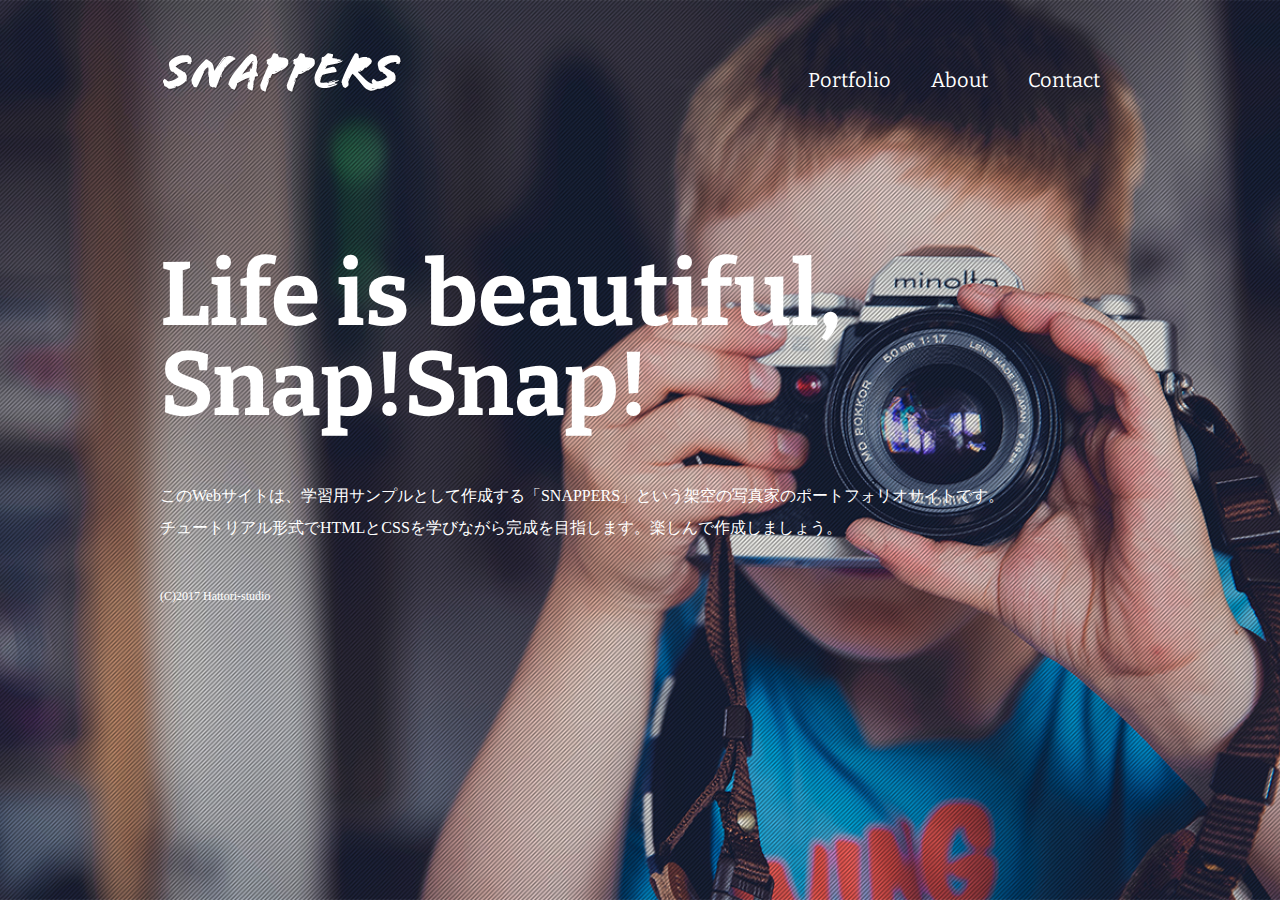
<file: index.html>
<!DOCTYPE html>
<html>
<head>
<meta charset="UTF-8">
<title>風景写真家「SNAPPERS」Official Website</title>
<link rel="preconnect" href="https://fonts.gstatic.com">
<link href="https://fonts.googleapis.com/css2?family=Bitter:wght@400;700&display=swap" rel="stylesheet">
<link href="css/style.css" rel="stylesheet">
<link href="favicon.ico" rel="shortcut icon">
</head>
<body id="index">
	<!-- header始まり -->
	<header>
		<div class="logo">
			<a href="index.html"><img src="images/logo.png" alt="SNAPPERS"></a>
			<!-- <a href="index.html"><img src="images/logo-b.png" alt="Hattori design labo"></a> -->
		</div>
		<nav>
			<ul class="global-nav">
				<li><a href="portfolio.html">Portfolio</a></li>
				<li><a href="about.html">About</a></li>
				<li><a href="contact.html">Contact</a></li>
			</ul>
		</nav>	
	</header>
	<!-- header終わり -->

  <!-- wrap始まり -->
  <div id="wrap">
    <div class="content">
      <h1>Life is beautiful, Snap!Snap!</h1>
      <!-- <h1>Hi!I'm Yuki, <br>a Freelancedesigner based in Japan</h1> --> 
      <p>このWebサイトは、学習用サンプルとして作成する「SNAPPERS」という架空の写真家のポートフォリオサイトです。
			<br>チュートリアル形式でHTMLとCSSを学びながら完成を目指します。楽しんで作成しましょう。</p>
      <!-- <p>このWebサイトは日本で活動するフリーランスWebデザイナー服部雄樹のポートフォリオサイトです。<br>
			これまで制作した作品や、デザイナーとして携わったプロジェクトなどを掲載しています。
			どうぞごゆっくりご覧ください。</p>
      <p class="btn"><a href="portfolio.html">My Portfolio</a></p>-->
    </div>
    <!-- wrap終わり -->

  </div>

	<!-- footer始まり -->
	<footer>
  	<small>(C)2017 Hattori-studio</small>
	</footer>
	<!-- footer終わり -->  
</body>
</html>
</file>
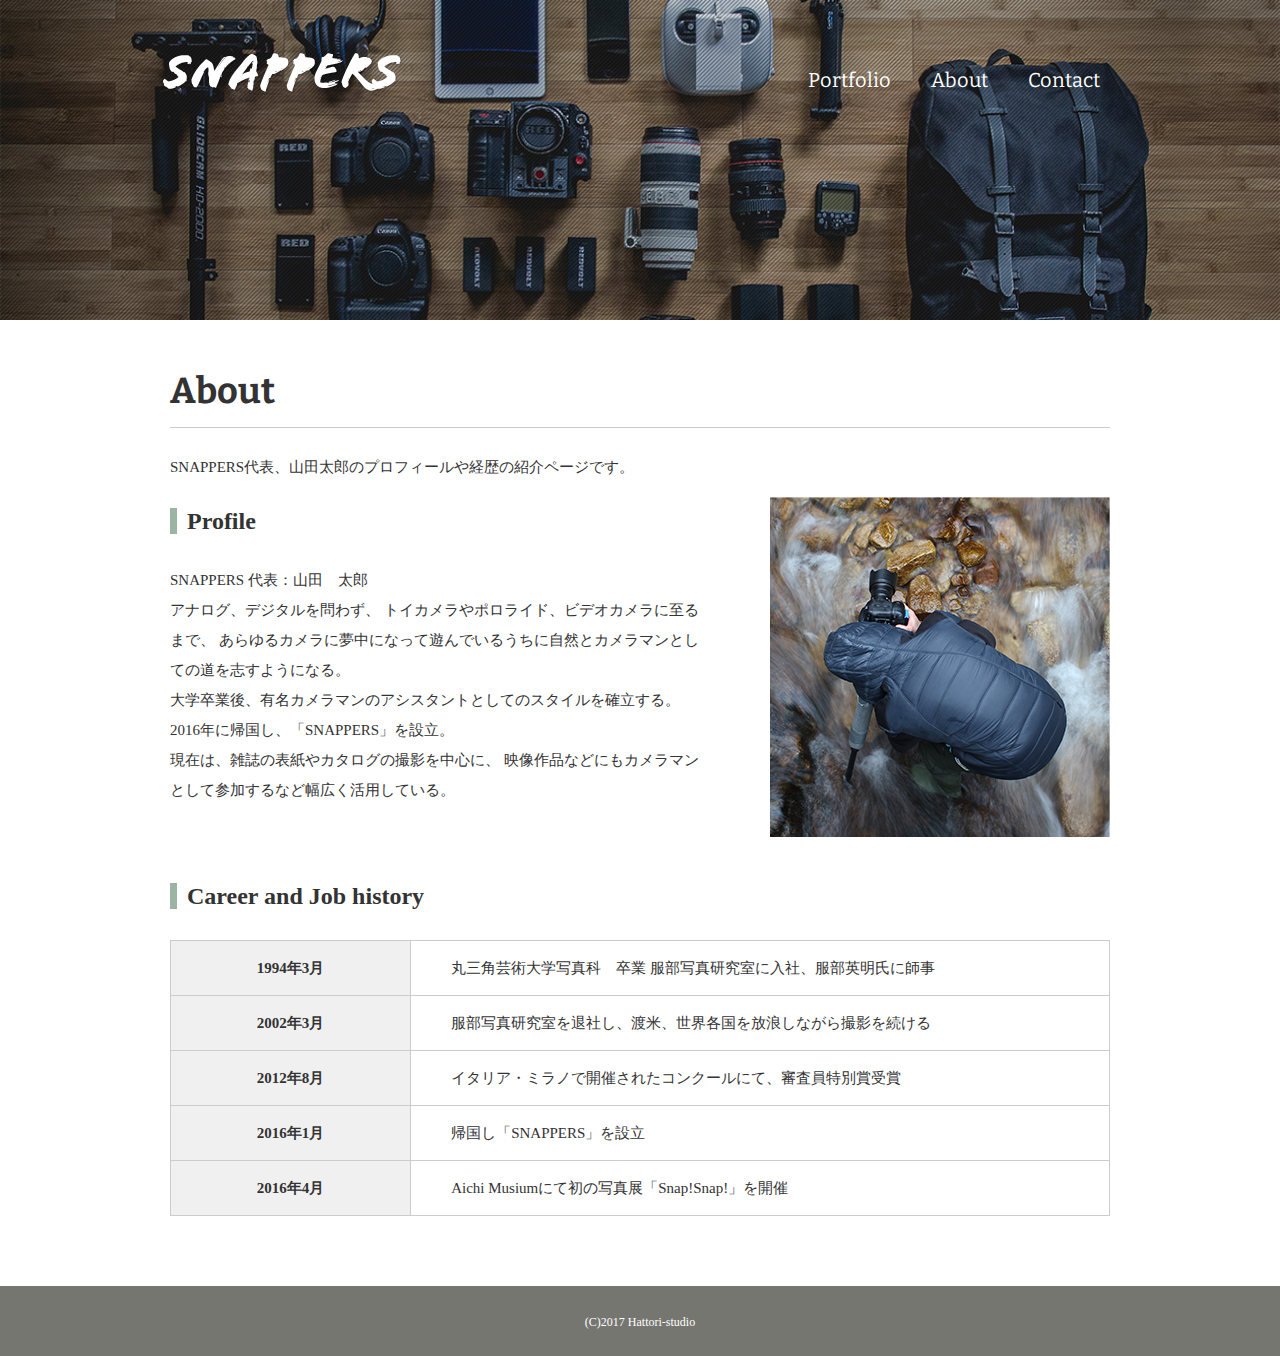
<file: about.html>
<!DOCTYPE html>
<html>
<head>
<meta charset="UTF-8">
<title>About｜風景写真家「SNAPPERS」Official Website</title>
<link href="css/style.css" rel="stylesheet">
<link rel="preconnect" href="https://fonts.gstatic.com">
<link href="https://fonts.googleapis.com/css2?family=Bitter:wght@400;700&display=swap" rel="stylesheet">
</head>
<body id="about">
	<!-- header始まり -->
	<header>
		<div class="logo">
			<a href="index.html"><img src="images/logo.png" alt="SNAPPERS"></a>
		</div>
		<nav>
			<ul class="global-nav">
				<li><a href="portfolio.html">Portfolio</a></li>
				<li><a href="about.html">About</a></li>
				<li><a href="contact.html">Contact</a></li>
			</ul>
		</nav>	
	</header>
	<!-- header終わり -->
	
	<!-- wrap始まり -->
	<div id="wrap">
		<div class="content">
			<div class="main-center">
				<h1>About</h1>
				<p>SNAPPERS代表、山田太郎のプロフィールや経歴の紹介ページです。</p>
				<section class="profile clearfix">
					<div class="profile-txt">
						<h2 class="icon">Profile</h2>
						<p><span>SNAPPERS 代表：山田　太郎</span><br>アナログ、デジタルを問わず、
							トイカメラやポロライド、ビデオカメラに至るまで、
							あらゆるカメラに夢中になって遊んでいるうちに自然とカメラマンとしての道を志すようになる。<br>
							大学卒業後、有名カメラマンのアシスタントとしてのスタイルを確立する。
							2016年に帰国し、「SNAPPERS」を設立。<br>現在は、雑誌の表紙やカタログの撮影を中心に、
							映像作品などにもカメラマンとして参加するなど幅広く活用している。</p>
					</div>
					<img src="images/about-profile.png" alt="山田太郎プロフィール画像" class="profile-image">
				</section>
				<section class="career">
					<h2 class="icon">Career and Job history</h2>
					<table>
						<tr>
							<th>1994年3月</th>
							<td>丸三角芸術大学写真科　卒業
								服部写真研究室に入社、服部英明氏に師事</td>
						</tr>

						<tr>
							<th>2002年3月</th>
							<td>服部写真研究室を退社し、渡米、世界各国を放浪しながら撮影を続ける</td>
						</tr>

						<tr>
							<th>2012年8月</th>
							<td>イタリア・ミラノで開催されたコンクールにて、審査員特別賞受賞</td>
						</tr>

						<tr>
							<th>2016年1月</th>
							<td>帰国し「SNAPPERS」を設立</td>
						</tr>
							<tr>
							<th>2016年4月</th>
							<td>Aichi Musiumにて初の写真展「Snap!Snap!」を開催</td>
						</tr>

					</table>
				</section>
			</div>
		</div>
	</div>
	<!-- wrap終わり -->

	<!-- footer始まり -->
	<footer>
  	<small>(C)2017 Hattori-studio</small>
	</footer>
	<!-- footer終わり -->

</body>
</html>
</file>
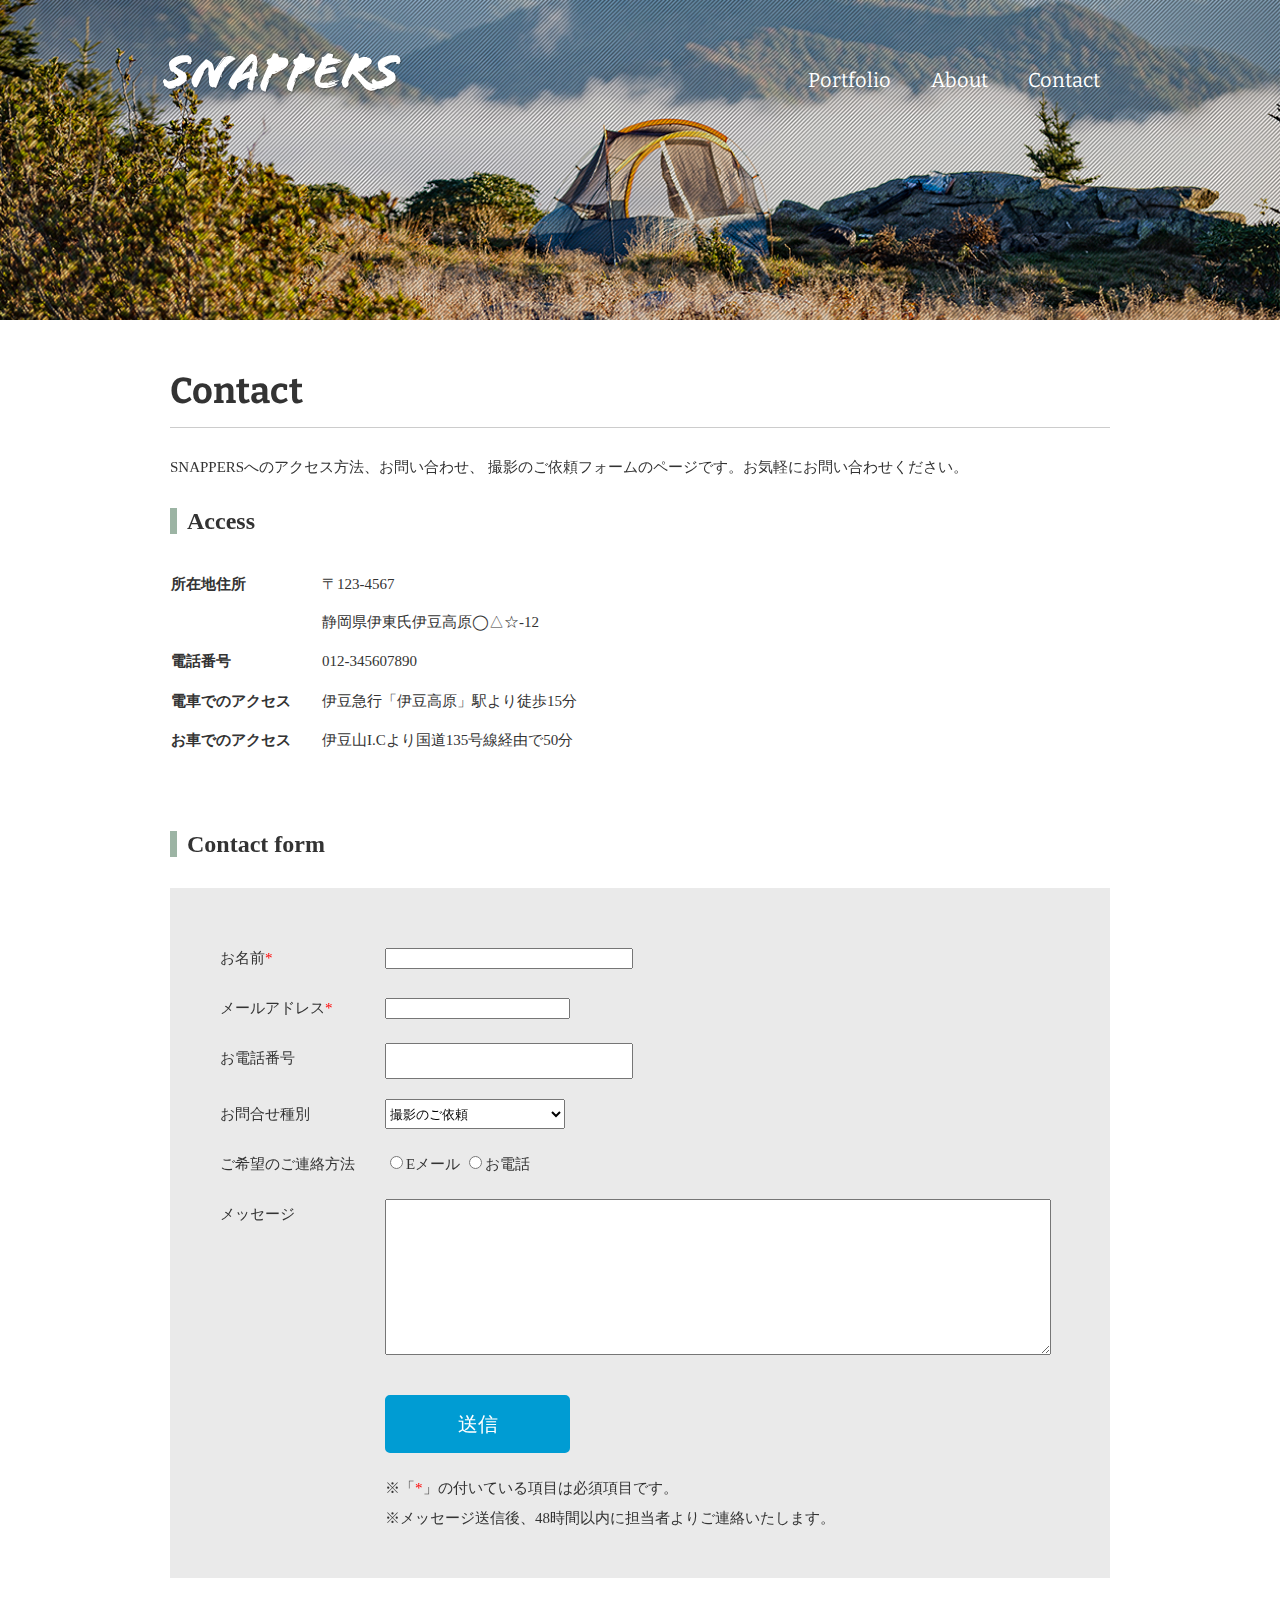
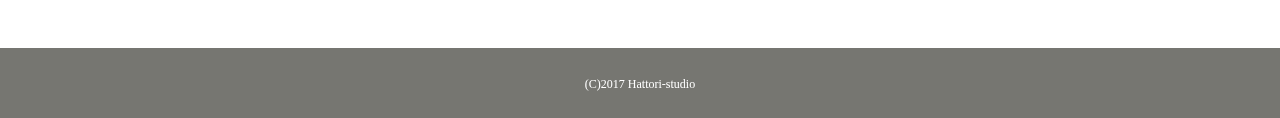
<file: contact.html>
<!DOCTYPE html>
<html>
<head>
<meta charset="UTF-8">
<title>Contact｜風景写真家「SNAPPERS」</title>
<link href="css/style.css" rel="stylesheet">
<link rel="preconnect" href="https://fonts.gstatic.com">
<link href="https://fonts.googleapis.com/css2?family=Bitter:wght@400;700&display=swap" rel="stylesheet">
</head>
<body id="contact">
	<!-- header始まり -->
	<header>
		<div class="logo">
			<a href="index.html"><img src="images/logo.png" alt="SNAPPERS"></a>
		</div>
		<nav>
			<ul class="global-nav">
				<li><a href="portfolio.html">Portfolio</a></li>
				<li><a href="about.html">About</a></li>
				<li><a href="contact.html">Contact</a></li>
			</ul>
		</nav>	
	</header>
	<!-- header終わり -->
	
	<!-- wrap始まり -->
	<div id="wrap">
		<div class="content">
			<div class="main-center">
				<h1>Contact</h1>
				<p>SNAPPERSへのアクセス方法、お問い合わせ、
					撮影のご依頼フォームのページです。お気軽にお問い合わせください。
				</p>
				<section class="access clearfix">
					<h2 class="icon">Access</h2>
					<table>
						<tr>
							<th>所在地住所</th>
							<td>〒123-4567<br>静岡県伊東氏伊豆高原◯△☆-12</td>
						</tr>
						<tr>
							<th>電話番号</th>
							<td>012-345607890</td>
						</tr>						
						<tr>
							<th>電車でのアクセス</th>
							<td>伊豆急行「伊豆高原」駅より徒歩15分</td>
						</tr>						
						<tr>
							<th>お車でのアクセス</th>
							<td>伊豆山I.Cより国道135号線経由で50分</td>
						</tr>						
					</table>
					<iframe src="https://www.google.com/maps/embed?
					pb=!1m18!1m12!1m3!1d13091.996491296695!2d139.10
					089078498746!3d34.881368338825496!2m3!1f0!2f0!3
					f0!3m2!1i1024!2i768!4f13.1!3m3!1m2!1s0x6019dcd3
					19ce2d9f%3A0xbc111be9ad0e0569!2z5LyK6LGG6auY5Y6
					f!5e0!3m2!1sja!2sjp!4v1619852689873!5m2!1sja!2s
					jp" width="460" height="220" style="border:0;" 
					allowfullscreen="" loading="lazy"></iframe>
				</section>
				<section>
					<h2 class="icon">Contact form</h2>
					<div class="form">
						<form>
							<dl>
								<dt><span class="required">お名前</span></dt>
								<dd><input type="text" name="name" class="name" required></dd>
								<dt><span class="required">メールアドレス</span></dt>
								<dd><input type="email" name="email" class="email" required></dd>								
								<dt>お電話番号</span></dt>
								<dd><input type="tel" name="tel" class="tel"></dd>								
								<dt>お問合せ種別</span></dt>
								<dd>
									<select name="type" class="type">
										<option value="撮影のご依頼">撮影のご依頼</option>
										<option value="講演・各種メディア出演のご依頼">講演・各種メディア出演のご依頼</option>
										<option value="その他お問い合わせ">その他お問い合わせ</option>
									</select>
								</dd>
								<dt>ご希望のご連絡方法</span></dt>
								<dd>
									<input type="radio" name="contact" value="Eメール">Eメール
									<input type="radio" name="contact" value="お電話">お電話
								</dd>
								<dt>メッセージ</dt>
								<dd><textarea name="message" class="message"></textarea></dd>																								
							</dl>
							<button type="submit" class="btn">送信</button>
						</form>
						<div class="attention">
							<p>※「<span class="required"></span>」の付いている項目は必須項目です。<br>
							※メッセージ送信後、48時間以内に担当者よりご連絡いたします。</p>
						</div>
					</div>
				</section>
			</div>
		</div>
	</div>
	<!-- wrap終わり -->

	<!-- footer始まり -->
	<footer>
  	<small>(C)2017 Hattori-studio</small>
	</footer>
	<!-- footer終わり -->

</body>
</html>
</file>
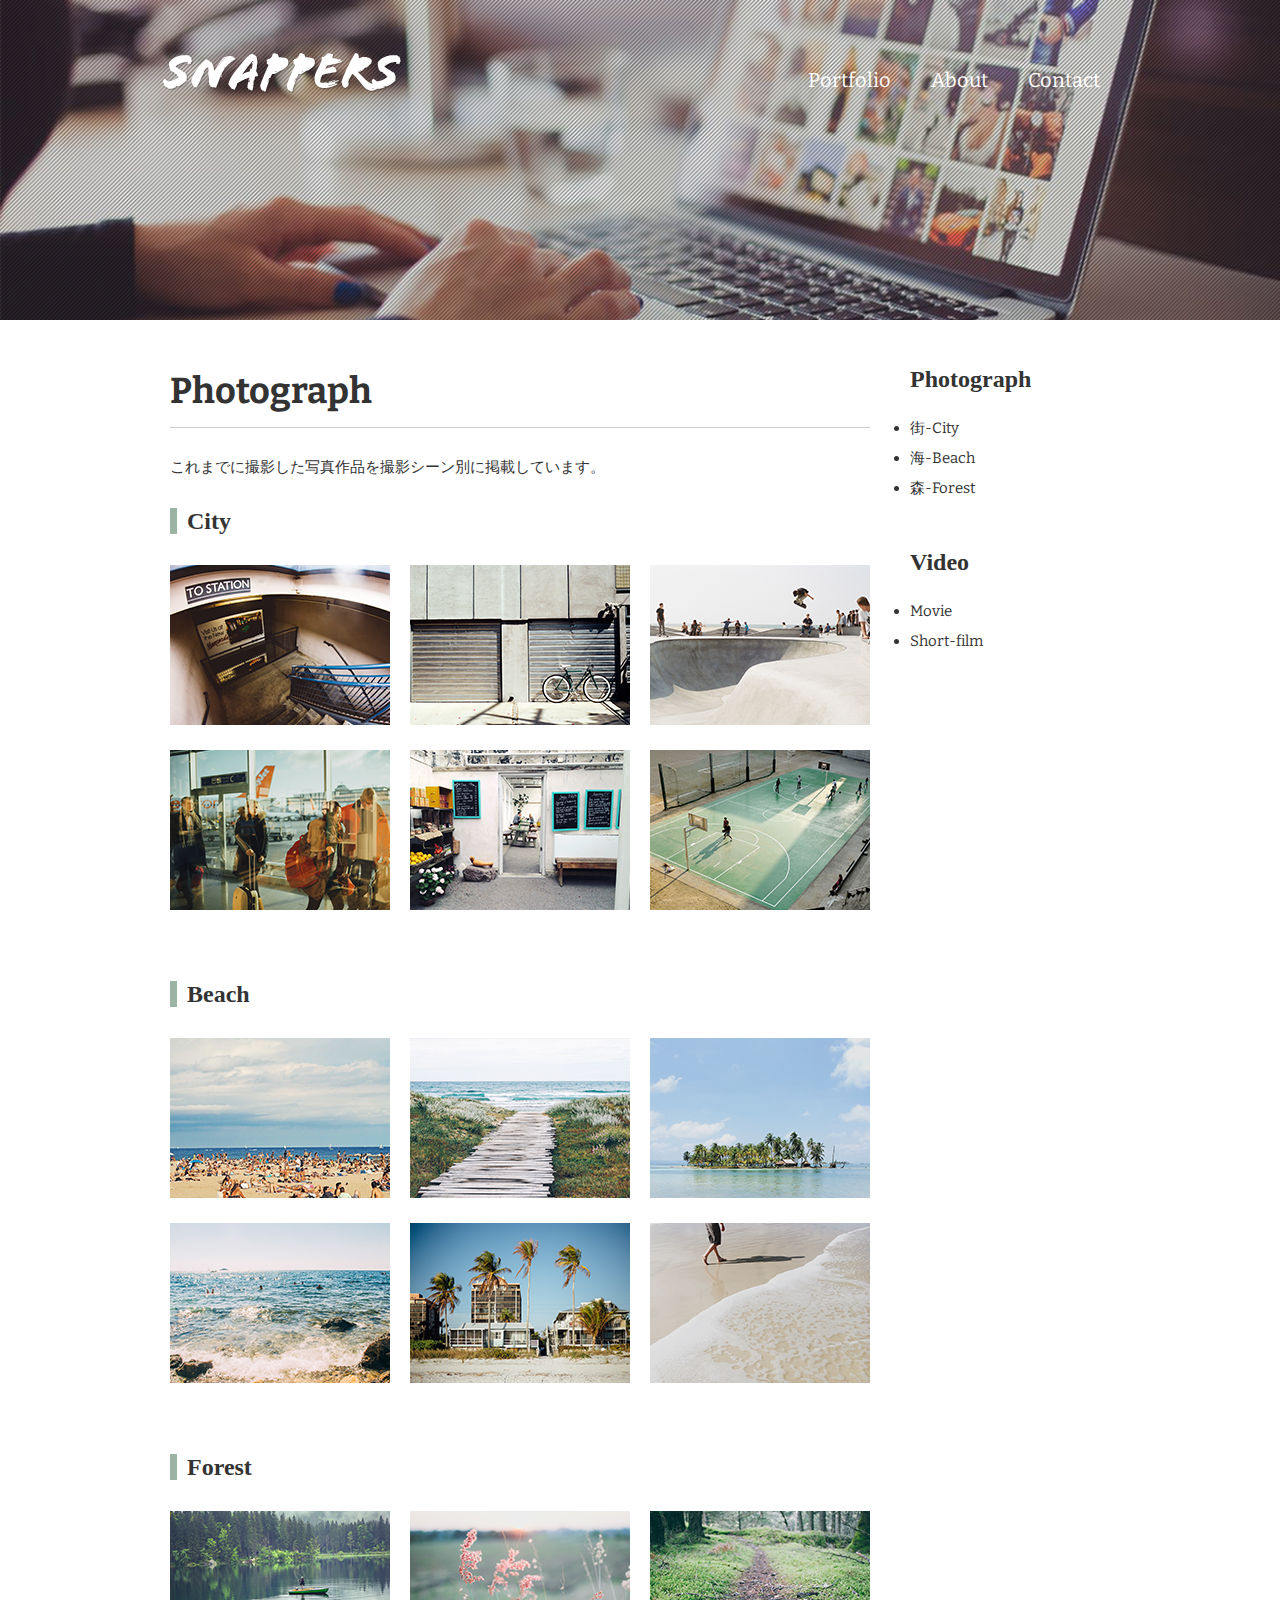
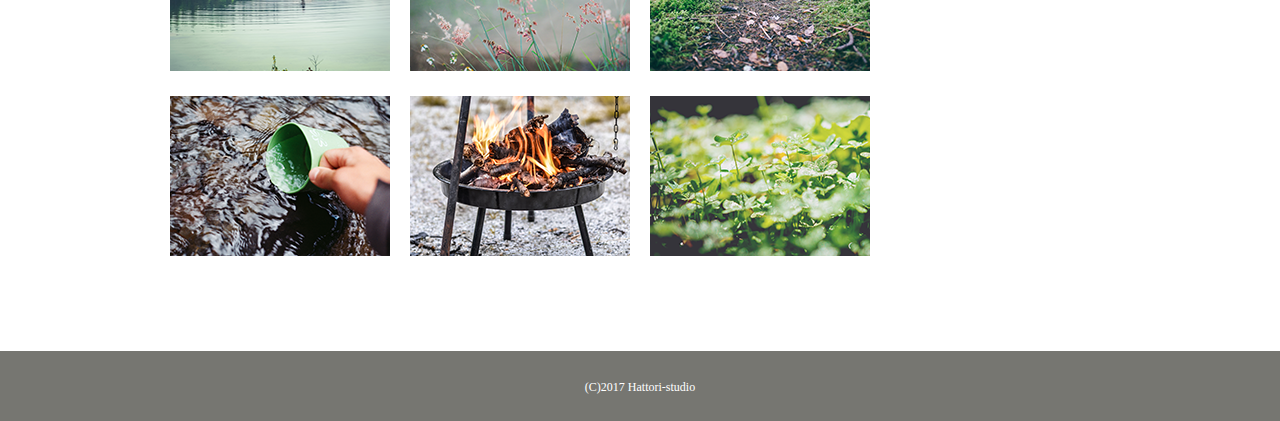
<file: photograph.html>
<!DOCTYPE html>
<html>
<head>
<meta charset="UTF-8">
<title>Photograph｜風景写真家「SNAPPERS」</title>
<link href="css/style.css" rel="stylesheet">
<link rel="preconnect" href="https://fonts.gstatic.com">
<link href="https://fonts.googleapis.com/css2?family=Bitter:wght@400;700&display=swap" rel="stylesheet">
</head>
<body id="photograph">
	<!-- header始まり -->
	<header>
		<div class="logo">
			<a href="index.html"><img src="images/logo.png" alt="SNAPPERS"></a>
		</div>
		<nav>
			<ul class="global-nav">
				<li><a href="portfolio.html">Portfolio</a></li>
				<li><a href="about.html">About</a></li>
				<li><a href="contact.html">Contact</a></li>
			</ul>
		</nav>	
	</header>
	<!-- header終わり -->
	
	<!-- wrap始まり -->
	<div id="wrap" class="clearfix">
		<div class="content">
			<div class="main">
				<h1>Photograph</h1>
				<p>これまでに撮影した写真作品を撮影シーン別に掲載しています。</p>
				<section id="city" class="clearfix">
					<h2 class="icon">City</h2>
					<ul class="photograph-list">
						<li><img src="images/photograph-city-01.png" alt="駅への階段"></li>
						<li><img src="images/photograph-city-02.png" alt="自転車とシャッター"></li>
						<li><img src="images/photograph-city-03.png" alt="スケートパーク"></li>
						<li><img src="images/photograph-city-04.png" alt="エアポート"></li>
						<li><img src="images/photograph-city-05.png" alt="雑貨を扱う店舗"></li>
						<li><img src="images/photograph-city-06.png" alt="ストリートバスケ"></li>
					</ul>
				</section>
				<section id="beach" class="clearfix">
					<h2 class="icon">Beach</h2>
					<ul class="photograph-list">
						<li><img src="images/photograph-beach-01.png" alt="海水浴場"></li>
						<li><img src="images/photograph-beach-02.png" alt="ビーチへ続く酒"></li>
						<li><img src="images/photograph-beach-03.png" alt="離れ小島"></li>
						<li><img src="images/photograph-beach-04.png" alt="岩場と波"></li>
						<li><img src="images/photograph-beach-05.png" alt="ヤシの木"></li>
						<li><img src="images/photograph-beach-06.png" alt="波打ち際"></li>
					</ul>
				</section>
				<section id="forest" class="clearfix">
					<h2 class="icon">Forest</h2>
					<ul class="photograph-list">
						<li><img src="images/photograph-forest-01.png" alt="池と小舟"></li>
						<li><img src="images/photograph-forest-02.png" alt="可憐な花"></li>
						<li><img src="images/photograph-forest-03.png" alt="森の小径"></li>
						<li><img src="images/photograph-forest-04.png" alt="清流をカップで掬う"></li>
						<li><img src="images/photograph-forest-05.png" alt="焚き火台"></li>
						<li><img src="images/photograph-forest-06.png" alt="新芽と若葉"></li>
					</ul>
				</section>				
			</div>
			<aside class="sidebar">
				<section>
					<h2>Photograph</h2>
					<ul>
						<li><a href="photograh.html#city">街-City</a></li>
						<li><a href="photograh.html#beach">海-Beach</a></li>
						<li><a href="photograh.html#forest">森-Forest</a></li>
					</ul>
				</section>
				<section>
					<h2>Video</h2>
					<ul>
						<li><a href="video.html#movie">Movie</a></li>
						<li><a href="video.html#short-film">Short-film</a></li>
					</ul>
				</section>				
			</aside>
		</div>
	</div>
	<!-- wrap終わり -->

	<!-- footer始まり -->
	<footer>
  	<small>(C)2017 Hattori-studio</small>
	</footer>
	<!-- footer終わり -->

</body>
</html>
</file>
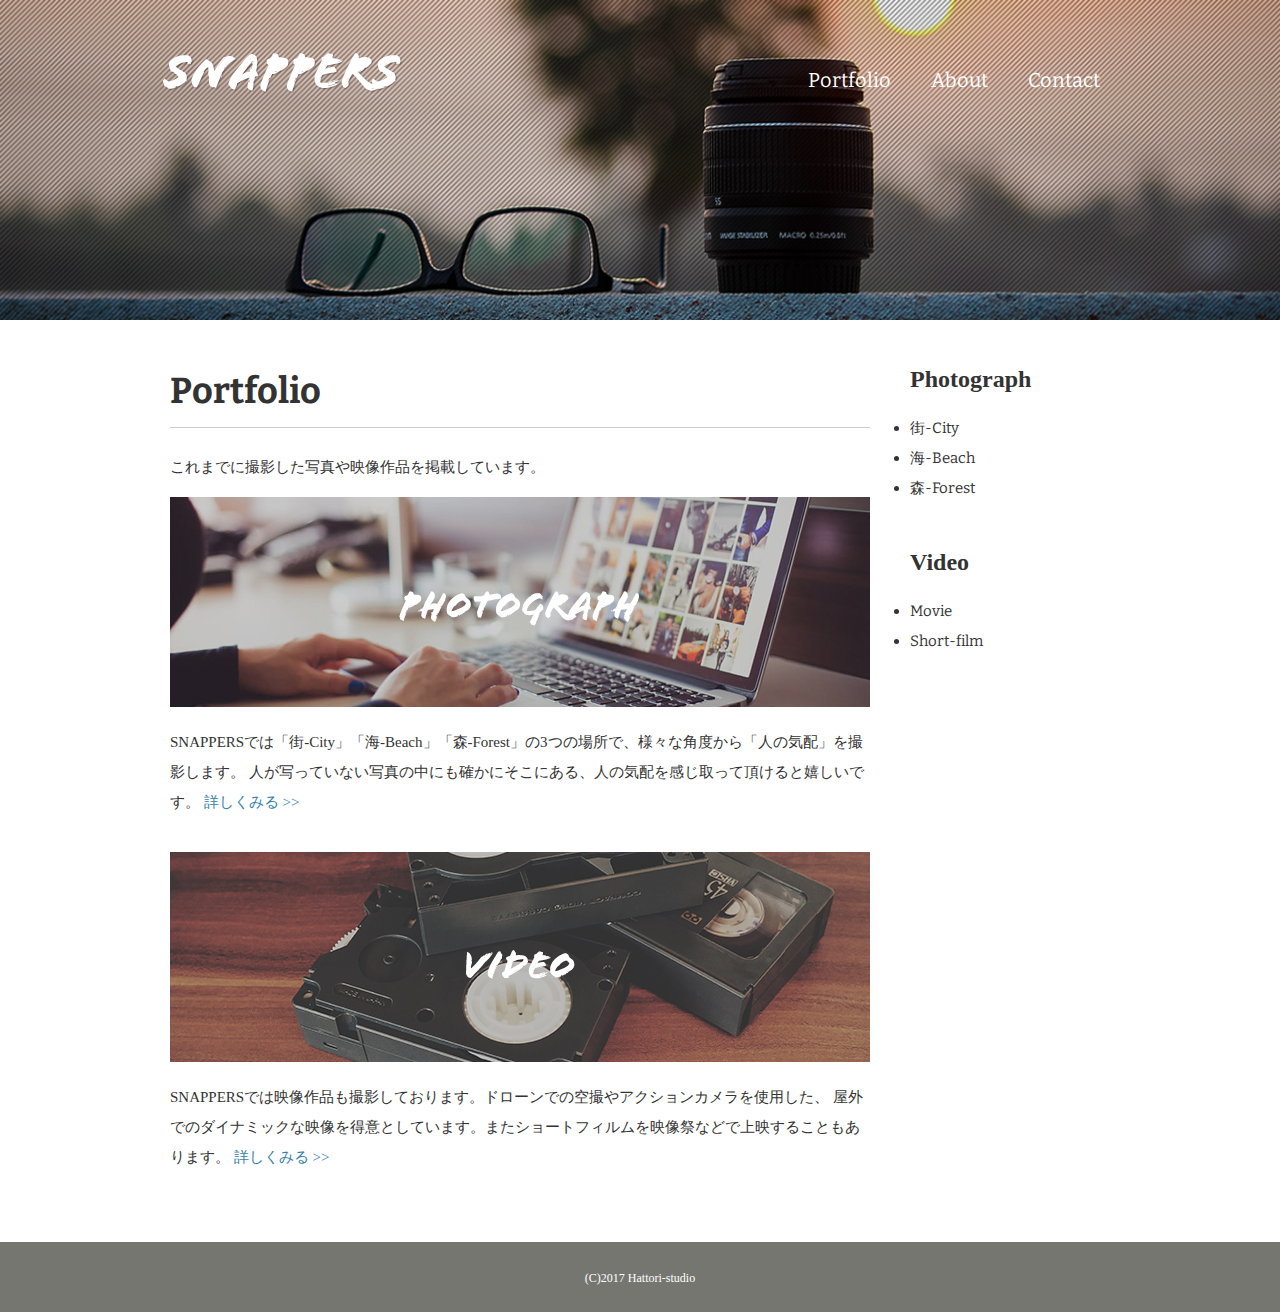
<file: portfolio.html>
<!DOCTYPE html>
<html>
<head>
<meta charset="UTF-8">
<meta name="viewport" content="width=device-width,initial-scale=1">
<title>Portfolio｜風景写真家「SNAPPERS」</title>
<link href="css/style.css" rel="stylesheet">
<!-- <link href="css/sp.css" rel="stylesheet" media="screen and (max-width:600px)"> -->
<link rel="preconnect" href="https://fonts.gstatic.com">
<link href="https://fonts.googleapis.com/css2?family=Bitter:wght@400;700&display=swap" rel="stylesheet">
</head>
<body id="portfolio">
	<!-- header始まり -->
	<header>
		<div class="logo">
			<a href="index.html"><img src="images/logo.png" alt="SNAPPERS"></a>
		</div>
		<nav>
			<ul class="global-nav">
				<li><a href="portfolio.html">Portfolio</a></li>
				<li><a href="about.html">About</a></li>
				<li><a href="contact.html">Contact</a></li>
			</ul>
		</nav>	
	</header>
	<!-- header終わり -->
	
	<!-- wrap始まり -->
	<div id="wrap" class="clearfix">
		<div class="content">
			<div class="main">
				<h1>Portfolio</h1>
				<p>これまでに撮影した写真や映像作品を掲載しています。</p>
				<section>
					<h2><a href="photograph.html"><img src="images/portfolio-photo.jpg" alt="PHOTOGRAPH"></a></h2>
					<p>SNAPPERSでは「街-City」「海-Beach」「森-Forest」の3つの場所で、様々な角度から「人の気配」を撮影します。
					人が写っていない写真の中にも確かにそこにある、人の気配を感じ取って頂けると嬉しいです。
					<a href="photograph.html">詳しくみる >></a></p>
				</section>
				<section>
					<h2><a href="video.html"><img src="images/portfolio-video.jpg" alt="VIDEO"></a></h2>
					<p>SNAPPERSでは映像作品も撮影しております。ドローンでの空撮やアクションカメラを使用した、
					屋外でのダイナミックな映像を得意としています。またショートフィルムを映像祭などで上映することもあります。
					<a href="video.html">詳しくみる >></a></p>
				</section>

			</div>
			<aside class="sidebar">
				<section>
					<h2>Photograph</h2>
					<ul>
						<li><a href="photograh.html#city">街-City</a></li>
						<li><a href="photograh.html#beach">海-Beach</a></li>
						<li><a href="photograh.html#forest">森-Forest</a></li>
					</ul>
				</section>
				<section>
					<h2>Video</h2>
					<ul>
						<li><a href="video.html#movie">Movie</a></li>
						<li><a href="video.html#short-film">Short-film</a></li>
					</ul>
				</section>
			</aside>
		</div>
	</div>
	<!-- wrap終わり -->

	<!-- footer始まり -->
	<footer>
  	<small>(C)2017 Hattori-studio</small>
	</footer>
	<!-- footer終わり -->

</body>
</html>
</file>
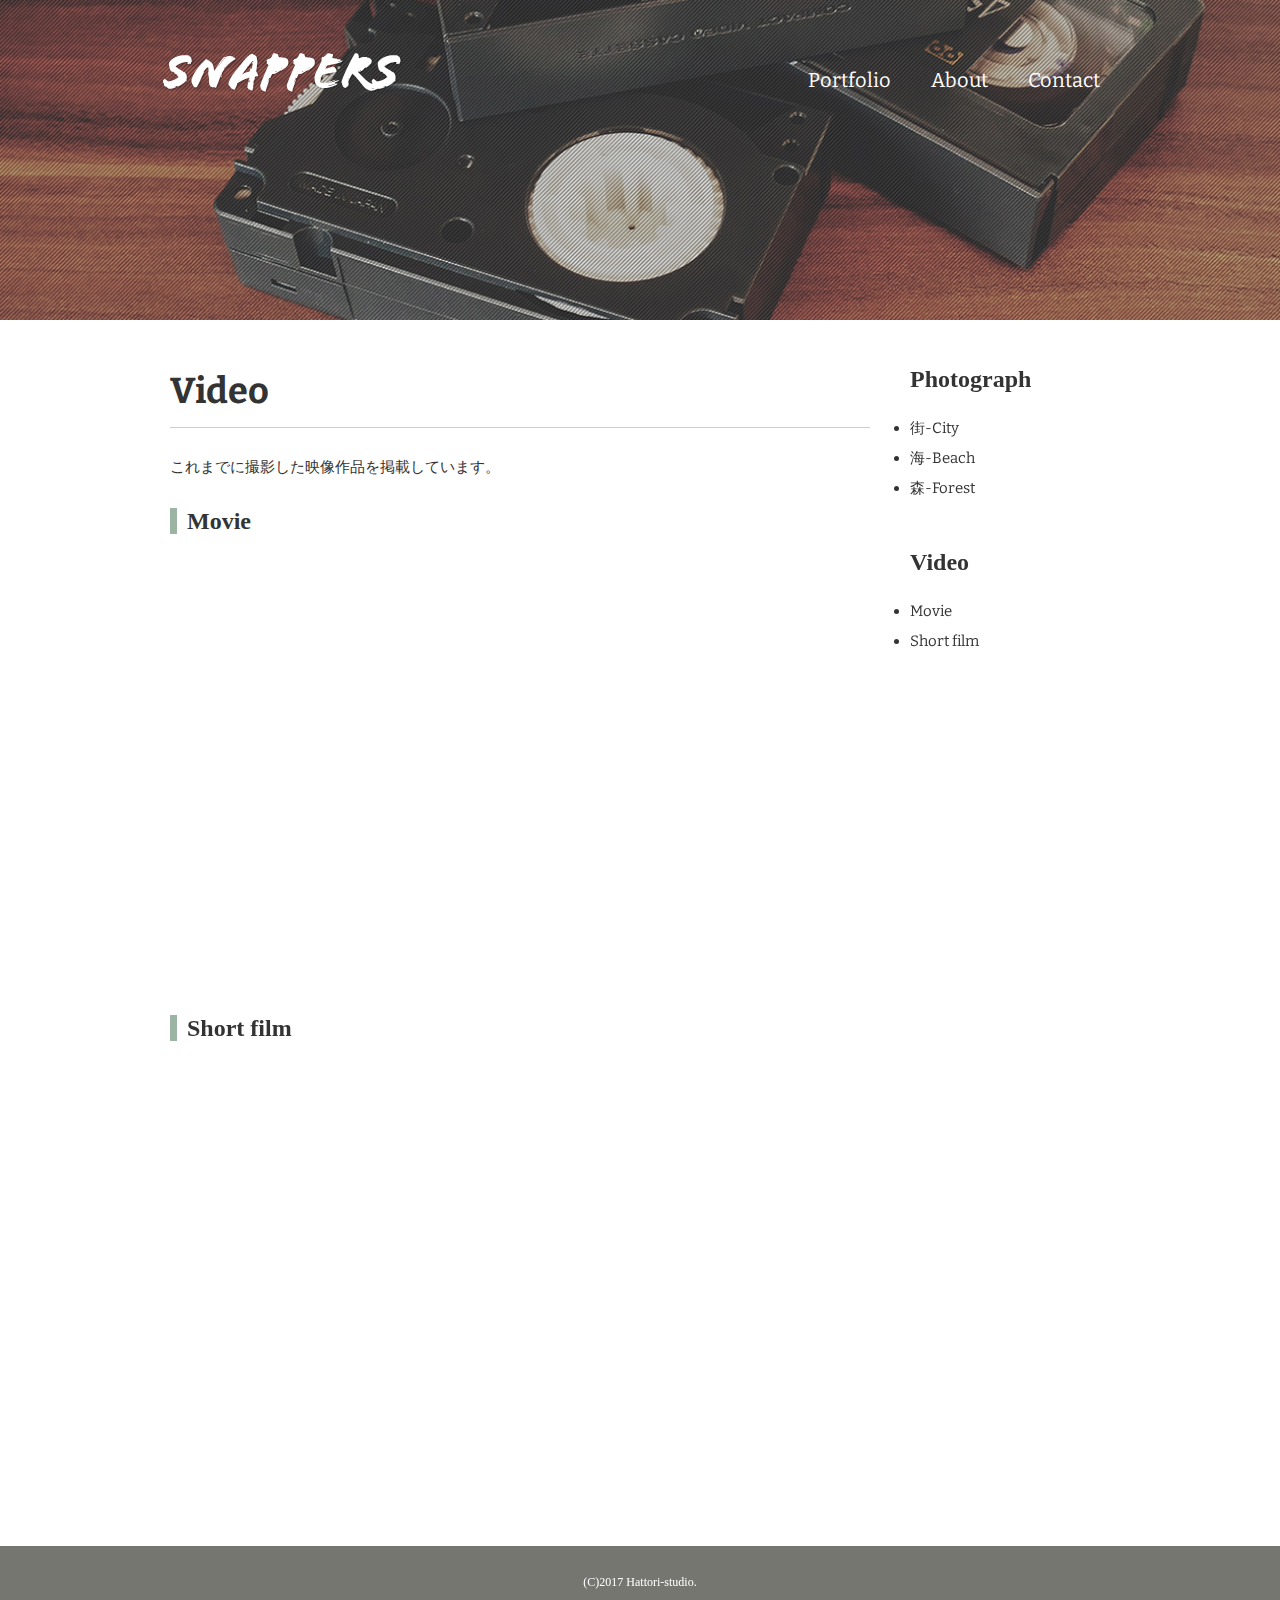
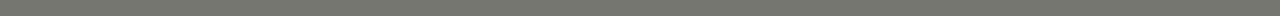
<file: video.html>
<!DOCTYPE html>
<html>
<head>
<meta charset="UTF-8">
<title>Video｜風景写真家「SNAPPERS」</title>
<link href="https://fonts.googleapis.com/css?family=Bitter:400,700" rel="stylesheet">
<link href="css/style.css" rel="stylesheet">
</head>
<body id="video">
  
  <!-- header始まり -->
  <header>
    <div class="logo">
      <a href="index.html"><img src="images/logo.png" alt="SNAPPERS"></a>
    </div>
    <nav>
      <ul class="global-nav">
        <li><a href="portfolio.html">Portfolio</a></li>
        <li><a href="about.html">About</a></li>
        <li><a href="contact.html">Contact</a></li>
      </ul>
    </nav>
  </header>
  <!-- header終わり -->
  
  <!-- wrap始まり -->
  <div id="wrap" class="clearfix">
    <div class="content">
      <div class="main">
        <h1>Video</h1>
        <p>これまでに撮影した映像作品を掲載しています。</p>
        <section id="movie">
          <h2 class="icon">Movie</h2>
          <iframe width="700" height="394" src="https://www.youtube.com/embed/cGGn0u5NaPY" title="YouTube video player" frameborder="0" allow="accelerometer; autoplay; clipboard-write; encrypted-media; gyroscope; picture-in-picture" allowfullscreen></iframe>
        </section>
				<section id="short-film">
          <h2 class="icon">Short film</h2>      
          <iframe width="700" height="394" src="https://www.youtube.com/embed/ZF8cjXnW0SY" title="YouTube video player" frameborder="0" allow="accelerometer; autoplay; clipboard-write; encrypted-media; gyroscope; picture-in-picture" allowfullscreen></iframe>
        </section>
      </div>
      <aside class="sidebar">
        <section>
          <h2>Photograph</h2>
          <ul>
            <li><a href="photograph.html#city">街-City</a></li>
            <li><a href="photograph.html#beach">海-Beach</a></li>
            <li><a href="photograph.html#forest">森-Forest</a></li>
          </ul>
        </section>
        <section>
          <h2>Video</h2>
          <ul>
            <li><a href="video.html#movie">Movie</a></li>
            <li><a href="video.html#short">Short film</a></li>
          </ul>
        </section>
      </aside>
    </div>
  </div>
  <!-- wrap終わり -->
  
  <!-- footer始まり -->
  <footer>
    <small>(C)2017 Hattori-studio.</small>
  </footer>
  <!-- footer終わり -->
  
</body>
</html>
</file>
<file: css/style.css>
@charset "utf-8";

body {
	margin: 0;
	padding: 0;
	background-color: #cccccc;
	color: #333333;
	font-size: 15px;
	line-height: 2;
}

p,
h1,
h2,
h3,
h4,
h5,
h6 {
	margin-top: 0;
}

img {
	vertical-align: bottom;
}

ul {
	margin: 0;
	padding: 0;
}

a {
	color: #3583aa;
	text-decoration: none;
}

a:visited {
	color: #788d98;
}

a:hover {
	text-decoration: underline;
}

header {
	width: 960px;
	height: 100px;
	margin: 0 auto;
}

.logo {
	float: left;
	margin-top: 50px;
}

.global-nav {
	float: right;
	margin-top: 60px;
}

.global-nav li {
	float: left;
	margin: 0 20px;
	font-size: 20px;
	list-style: none;
	font-family: "Bitter", serif;
}

.global-nav li a {
	color: #ffffff;
}
.global-nav li a:hover {
	border-bottom: 2px solid #ffffff;
	padding-bottom: 3px;
	text-decoration: none;
}
#wrap {
	clear: both;
	background-color: #ffffff;
	margin-top: 220px;
	padding: 35px 0;
}
.content {
	width: 960px;
	margin: 0 auto;
}

footer {
	text-align: center;
	color: #ffffff;
	padding: 20px 0;
	background-color: #767671;
}

footer small {
	font-size: 12px;
}

#index {
	background-image: url(../images/bg-index.jpg);
	/* background-image: url(../images/bg-index.jpg); */
	background-repeat: no-repeat;
	background-position: center center;
	background-attachment: fixed;
	background-size: cover;
}
#index #wrap {
	background-color: transparent;
	margin-top: 0;
	padding: 0;
}

#index h1 {
	/* font-size: 100px; */
	font-size: 90px;
	line-height: 1;
	color: #ffffff;
	font-family: "Bitter", serif;
	margin-bottom: 50px;
	border: none;
}

#index .content {
	margin-top: 150px;
}

#index p {
	font-size: 16px;
	color: #ffffff;
}

.btn a {
	background-color: #009cd3;
	color: #ffffff;
	font-size: 20px;
	font-family: "Bitter", serif;
	width: 185px;
	display: block;
	text-align: center;
	line-height: 50px;
	margin-top: 20px;
	border-radius: 5px;
	border: 3px solid #009cd3;
}

.btn a:hover {
	text-decoration: none;
	background-color: #ffffff;
	color: #009cd3;
}

#index footer {
	width: 960px;
	margin: 0 auto 150px auto;
	text-align: left;
	background-color: transparent;
}

#about {
	background-image: url(../images/bg-about.jpg);
	background-repeat: no-repeat;
	background-position: center top;
	background-attachment: fixed;
	background-size: 100% auto;
}

.main-center {
	width: 940px;
	margin: 0 auto;
}

h1 {
	font-family: "Bitter", serif;
	font-size: 36px;
	border-bottom: 1px solid #cccccc;
}
h2 {
	font-family: "Biiter", serif;
	font-size: 24px;
}

.icon:before {
	content: "";
	padding-right: 10px;
	border-left: 7px solid #9cb4a4;
}

#about .profile-txt {
	width: 540px;
	float: left;
}

#about .profile-image {
	float: right;
}

.clearfix:after {
	content: "";
	display: block;
	clear: both;
}

section {
	margin-bottom: 35px;
}
#abount .career th {
	width: 240px;
}

#about .career th {
	width: 240px;
	background-color: #f0f0f0;
}

#about .career th {
	width: 240px;
	background-color: #f0f0f0;
	padding: 12px 0;
	border: 1px solid #cccccc;
}

#about .career td {
	width: 660px;
	padding: 12px 0 12px 40px;
	border: 1px solid #cccccc;
}

table {
	border-spacing: 0;
	border-collapse: collapse;
}

#portfolio {
	background-image: url(../images/bg-portfolio.jpg);
	background-repeat: no-repeat;
	background-position: center top;
	background-attachment: fixed;
	background-size: 100% auto;
}

.main {
	width: 700px;
	margin: 0 10px;
	float: left;
}

.sidebar {
	width: 200px;
	margin: 0 10px 0 30px;
	float: right;
}

a img:hover {
	opacity: 0, 8;
}

.sidebar {
	width: 200px;
	margin: 0 10px 0 30px;
	float: right;
	font-family: "Bitter", serif;
}

.sidebar h2 {
	margin-bottom: 10px;
}

.sidebar ul a {
	color: #333333;
}

#photograph {
	background-image: url(../images/bg-photograph.jpg);
	background-repeat: no-repeat;
	background-position: center top;
	background-attachment: fixed;
	background-size: 100% auto;
}

#photograph .photograph-list li {
	float: left;
	list-style: none;
	margin: 0 20px 25px 0;
}

#photograph .photograph-list li:nth-child(3n) {
	margin-right: 0;
}

#video {
	background-image: url(../images/bg-video.jpg);
	background-repeat: no-repeat;
	background-position: center top;
	background-attachment: fixed;
	background-size: 100% auto;
}

#contact {
	background-image: url(../images/bg-contact.jpg);
	background-repeat: no-repeat;
	background-position: center top;
	background-attachment: fixed;
	background-size: 100% auto;
}

#contact .access table {
	float: left;
}

#contact .access th,
#contact .access td {
	text-align: left;
	vertical-align: top;
	line-height: 2.5;
}

#contact .access td {
	padding-left: 30px;
}

#contact .access iframe {
	width: 460px;
	float: right;
}

#contact .form {
	background-color: #eaeaea;
	padding: 30px 50px;
}

#contact .form dl dt {
	width: 165px;
	padding: 10px 0;
	float: left;
	clear: both;
}

#contact .form dl dd {
	padding: 10px 0;
}

#contact .form .type {
	width: 180px;
	height: 30px;
}

#contact .form .name {
	width: 240px;
	height: 3opx;
}

#contact .form .tel {
	width: 240px;
	height: 30px;
}

#contact .form .type {
	width: 180px;
	height: 30px;
}

#contact .form .message {
	width: 660px;
	height: 150px;
}

#contact .form button {
	background-color: #009cd3;
	color: #ffffff;
	font-size: 20px;
	font-family: "Bitter", serif;
	width: 185px;
	display: block;
	text-align: center;
	line-height: 50px;
	margin-top: 20px;
	border-radius: 5px;
	border: 3px solid #009cd3;
	margin-left: 165px;
}

#contact .form button:hover {
	text-decoration: none;
	background-color: #ffffff;
	color: #009cd3;
	cursor: pointer;
}

#contact .form .required:after {
	content: "*";
	color: #ff0000;
}
#contact .form .attention {
	margin: 20px 0 0 165px;
}

@media screen and (max-width: 600px) {
	/* 画面サイズが 600px以下の場合に適用 */
	body {
		font-size: 3.5vs;
	}

	h1 {
		font-size: 7.2vw;
	}

	h2 {
		font-size: 6vw;
	}

	header {
		width: auto;
		margin: 0 5%;
	}

	.logo {
		float: none;
		margin-top: 60px;
		text-align: center;
	}

	.global-nav {
		float: none;
		margin-top: 40px;
		text-align: center;
	}

	.global-nav li {
		display: inline;
		float: none;
		margin: 0 8px;
	}

	#wrap {
		margin-top: 40px;
		padding: 35px 0 0;
	}

	.content {
		width: 100%;
	}

	.main {
		float: none;
		width: auto;
		margin: 0 5%;
	}

	h2 img {
		max-width: 100%;
	}

	#portfolio {
		background-image: url(../images/bg-portfolio-sp.jpg);
	}

	.sidebar {
		width: auto;
		float: none;
		margin: 0;
		padding: 30px 10% 10px;
		background-color: #f7f7f7;
	}
}
</file>
